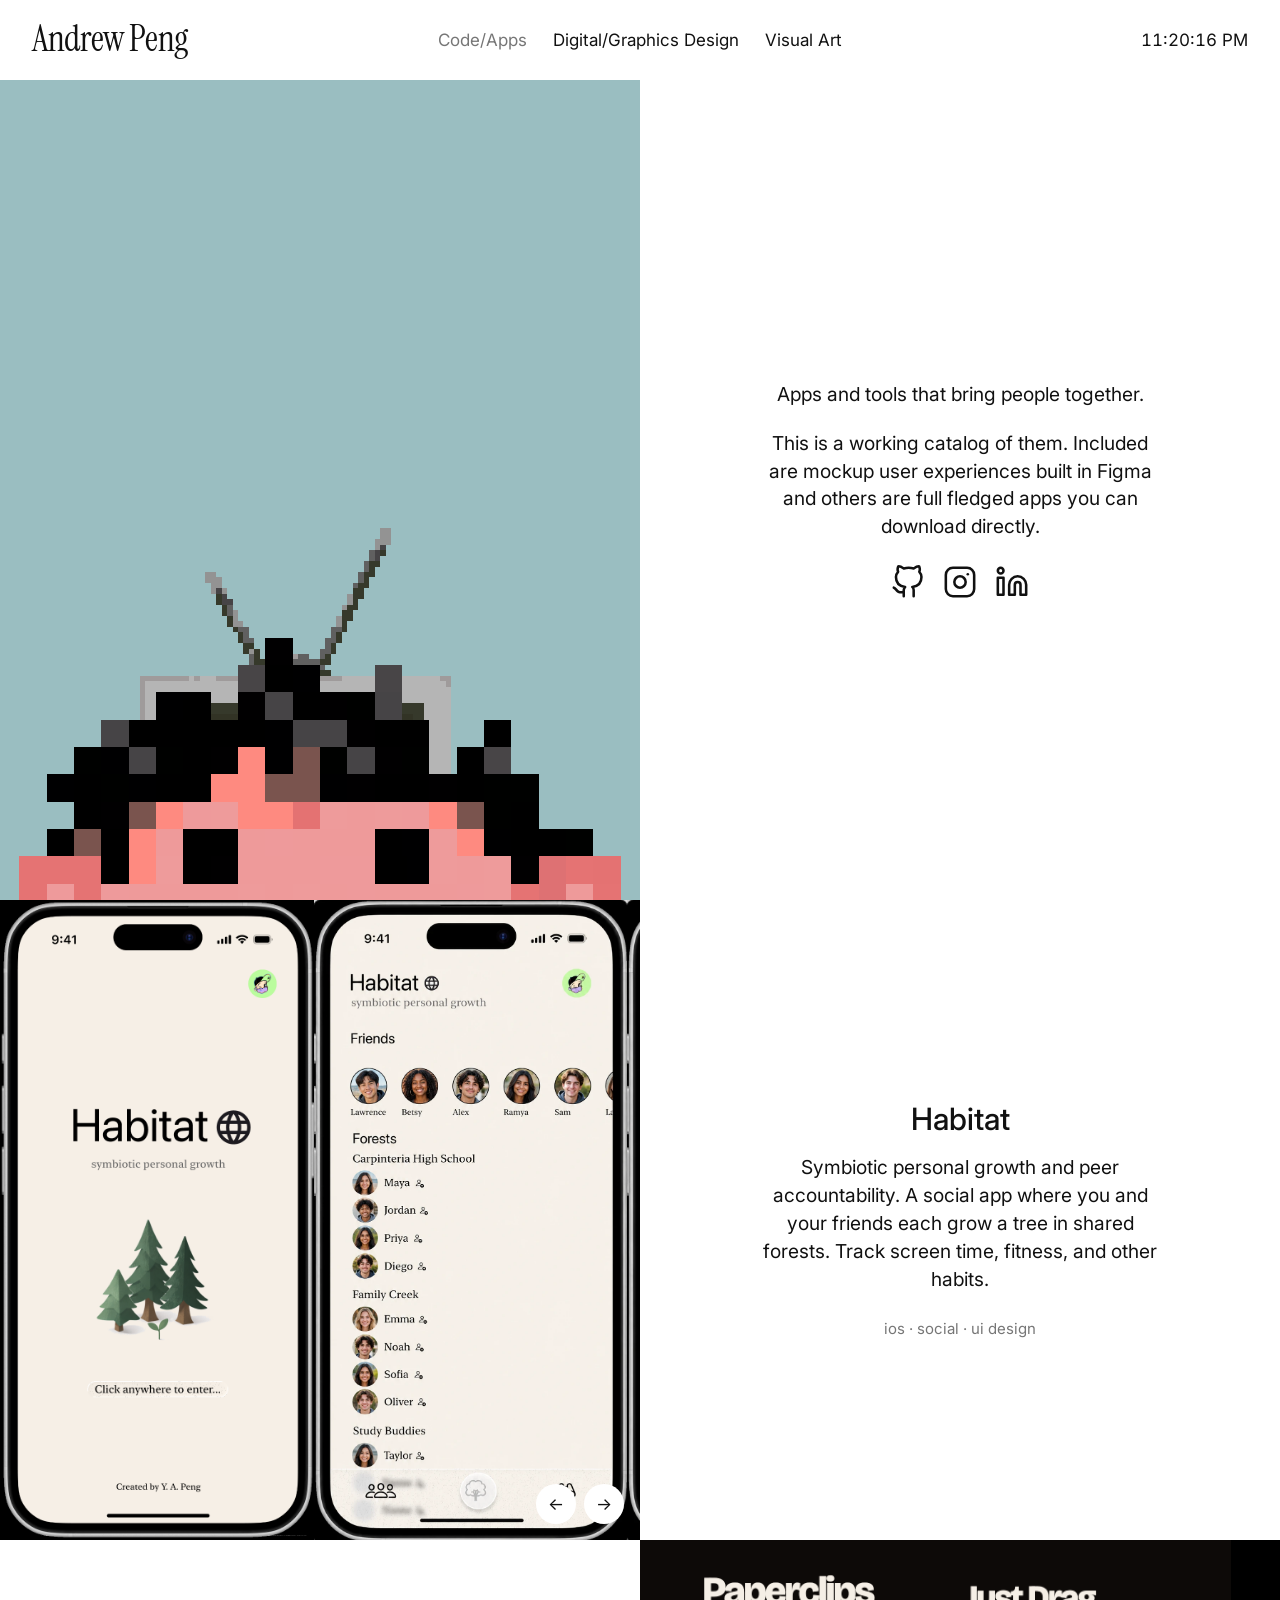
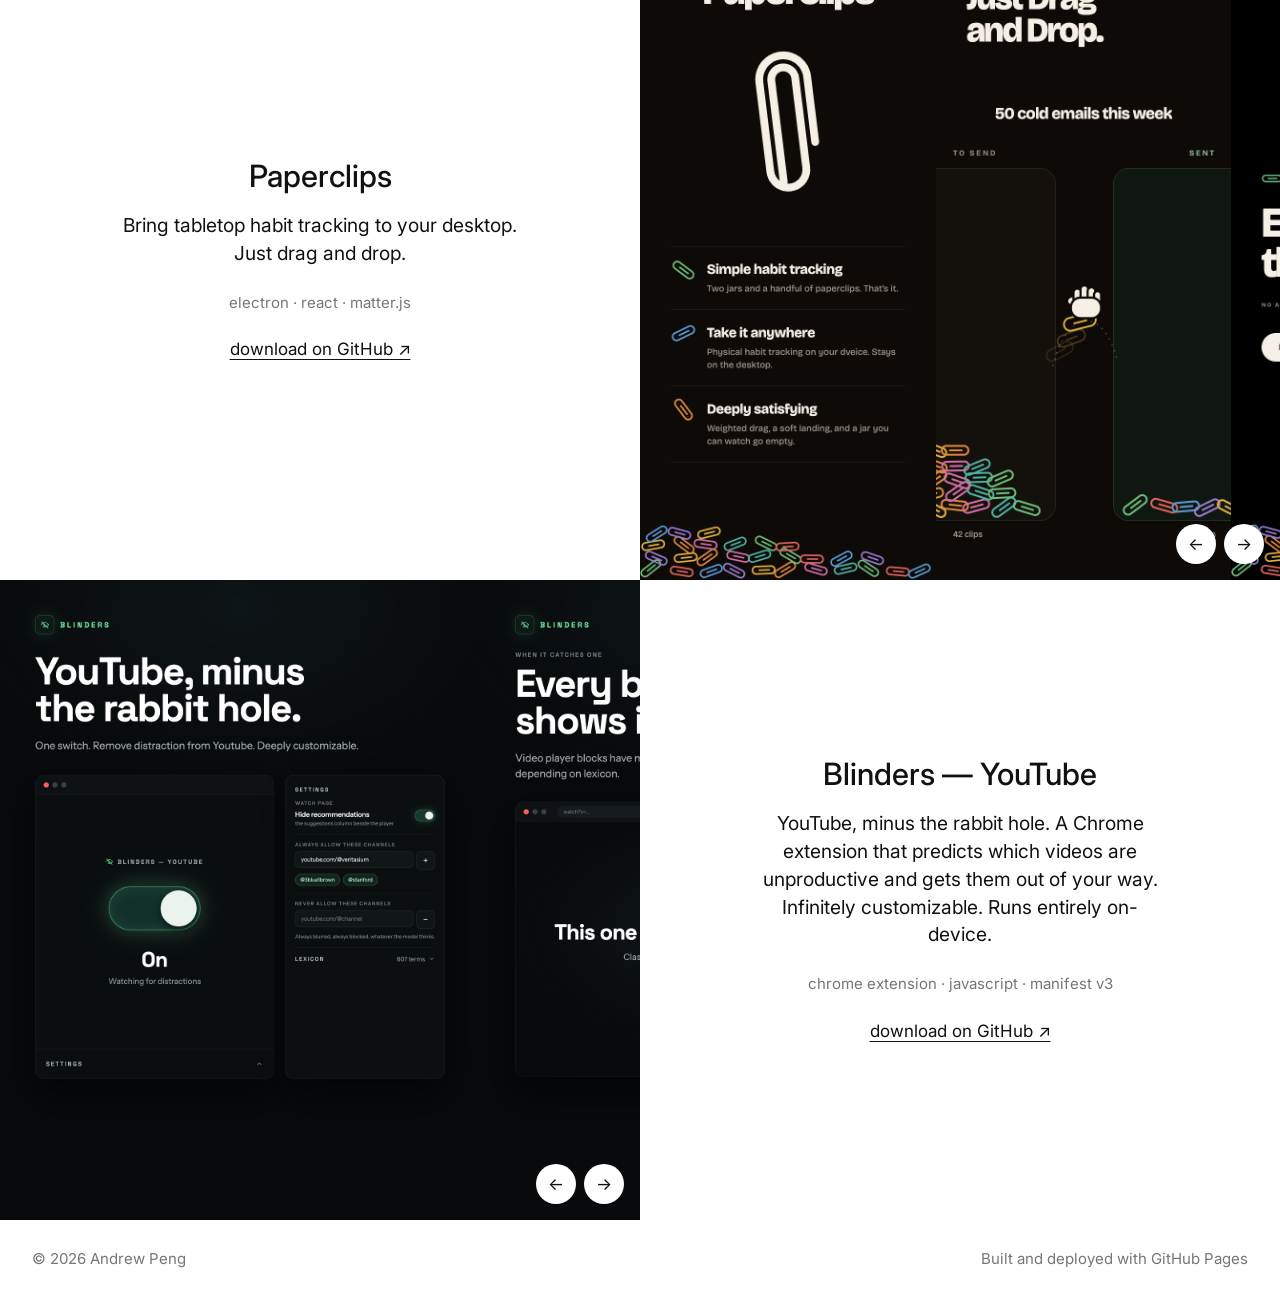
<file: index.html>
<!DOCTYPE html>
<html lang="en">
<head>
<meta charset="UTF-8">
<meta name="viewport" content="width=device-width, initial-scale=1.0">
<title>Andrew Peng — Code/Apps</title>
<meta name="description" content="A working catalog of apps and tools built by Andrew Peng.">
<link rel="preconnect" href="https://fonts.googleapis.com">
<link rel="preconnect" href="https://fonts.gstatic.com" crossorigin>
<link href="https://fonts.googleapis.com/css2?family=Instrument+Serif&family=Inter:wght@400;500&display=swap" rel="stylesheet">
<link rel="stylesheet" href="styles.css">
</head>
<body>

<header class="site-header">
  <a class="wordmark" href="./">Andrew Peng</a>
  <nav class="site-nav" aria-label="Site sections">
    <a href="./" aria-current="page">Code/Apps</a>
    <a href="design.html">Digital/Graphics Design</a>
    <a href="https://www.andrewpengart.com/selected-works">Visual Art</a>
  </nav>
  <time class="clock" aria-hidden="true"></time>
</header>

<main>
  <section class="split hero">
    <div class="panel panel-art">
      <img class="hero-gif" src="assets/totally-normal-head-10.gif" alt="Totally Normal Head #10, an animated pixel-art head on a blue background" width="1500" height="1500">
    </div>
    <div class="panel panel-text">
      <div class="prose">
        <p>Apps and tools that bring people together.</p>
        <p>This is a working catalog of them. Included are mockup user experiences built in Figma and others are full fledged apps you can download directly.</p>
      </div>
      <nav class="icons" aria-label="Elsewhere">
        <a href="https://github.com/MayorMilo" target="_blank" rel="noopener" aria-label="GitHub">
          <svg viewBox="0 0 24 24"><path d="M9 19c-5 1.5-5-2.5-7-3m14 6v-3.87a3.37 3.37 0 0 0-.94-2.61c3.14-.35 6.44-1.54 6.44-7A5.44 5.44 0 0 0 20 4.77 5.07 5.07 0 0 0 19.91 1S18.73.65 16 2.48a13.38 13.38 0 0 0-7 0C6.27.65 5.09 1 5.09 1A5.07 5.07 0 0 0 5 4.77a5.44 5.44 0 0 0-1.5 3.78c0 5.42 3.3 6.61 6.44 7A3.37 3.37 0 0 0 9 18.13V22"/></svg>
        </a>
        <a href="https://www.instagram.com/and.peng/" target="_blank" rel="noopener" aria-label="Instagram">
          <svg viewBox="0 0 24 24"><rect x="2" y="2" width="20" height="20" rx="5"/><circle cx="12" cy="12" r="4"/><path d="M17.5 6.5h.01"/></svg>
        </a>
        <a href="https://www.linkedin.com/in/yuan-andrew-peng/" target="_blank" rel="noopener" aria-label="LinkedIn">
          <svg viewBox="0 0 24 24"><path d="M16 8a6 6 0 0 1 6 6v7h-4v-7a2 2 0 0 0-4 0v7h-4v-7a6 6 0 0 1 6-6z"/><rect x="2" y="9" width="4" height="12"/><circle cx="4" cy="4" r="2"/></svg>
        </a>
      </nav>
    </div>
  </section>

  <section class="filters" aria-label="Filter projects">
    <button class="filter-btn is-active" data-filter="all" aria-pressed="true">all</button>
    <button class="filter-btn" data-filter="live" aria-pressed="false">live demo</button>
    <button class="filter-btn" data-filter="download" aria-pressed="false">download</button>
  </section>

  <section id="grid" class="projects" aria-live="polite">
    <!-- Rows are rendered here by app.js from projects.js -->
  </section>
</main>

<footer class="site-footer">
  <span>© <span class="year">2026</span> Andrew Peng</span>
  <span>Built and deployed with GitHub Pages</span>
</footer>

<script src="site.js"></script>
<script src="projects.js"></script>
<script src="app.js"></script>
</body>
</html>
</file>
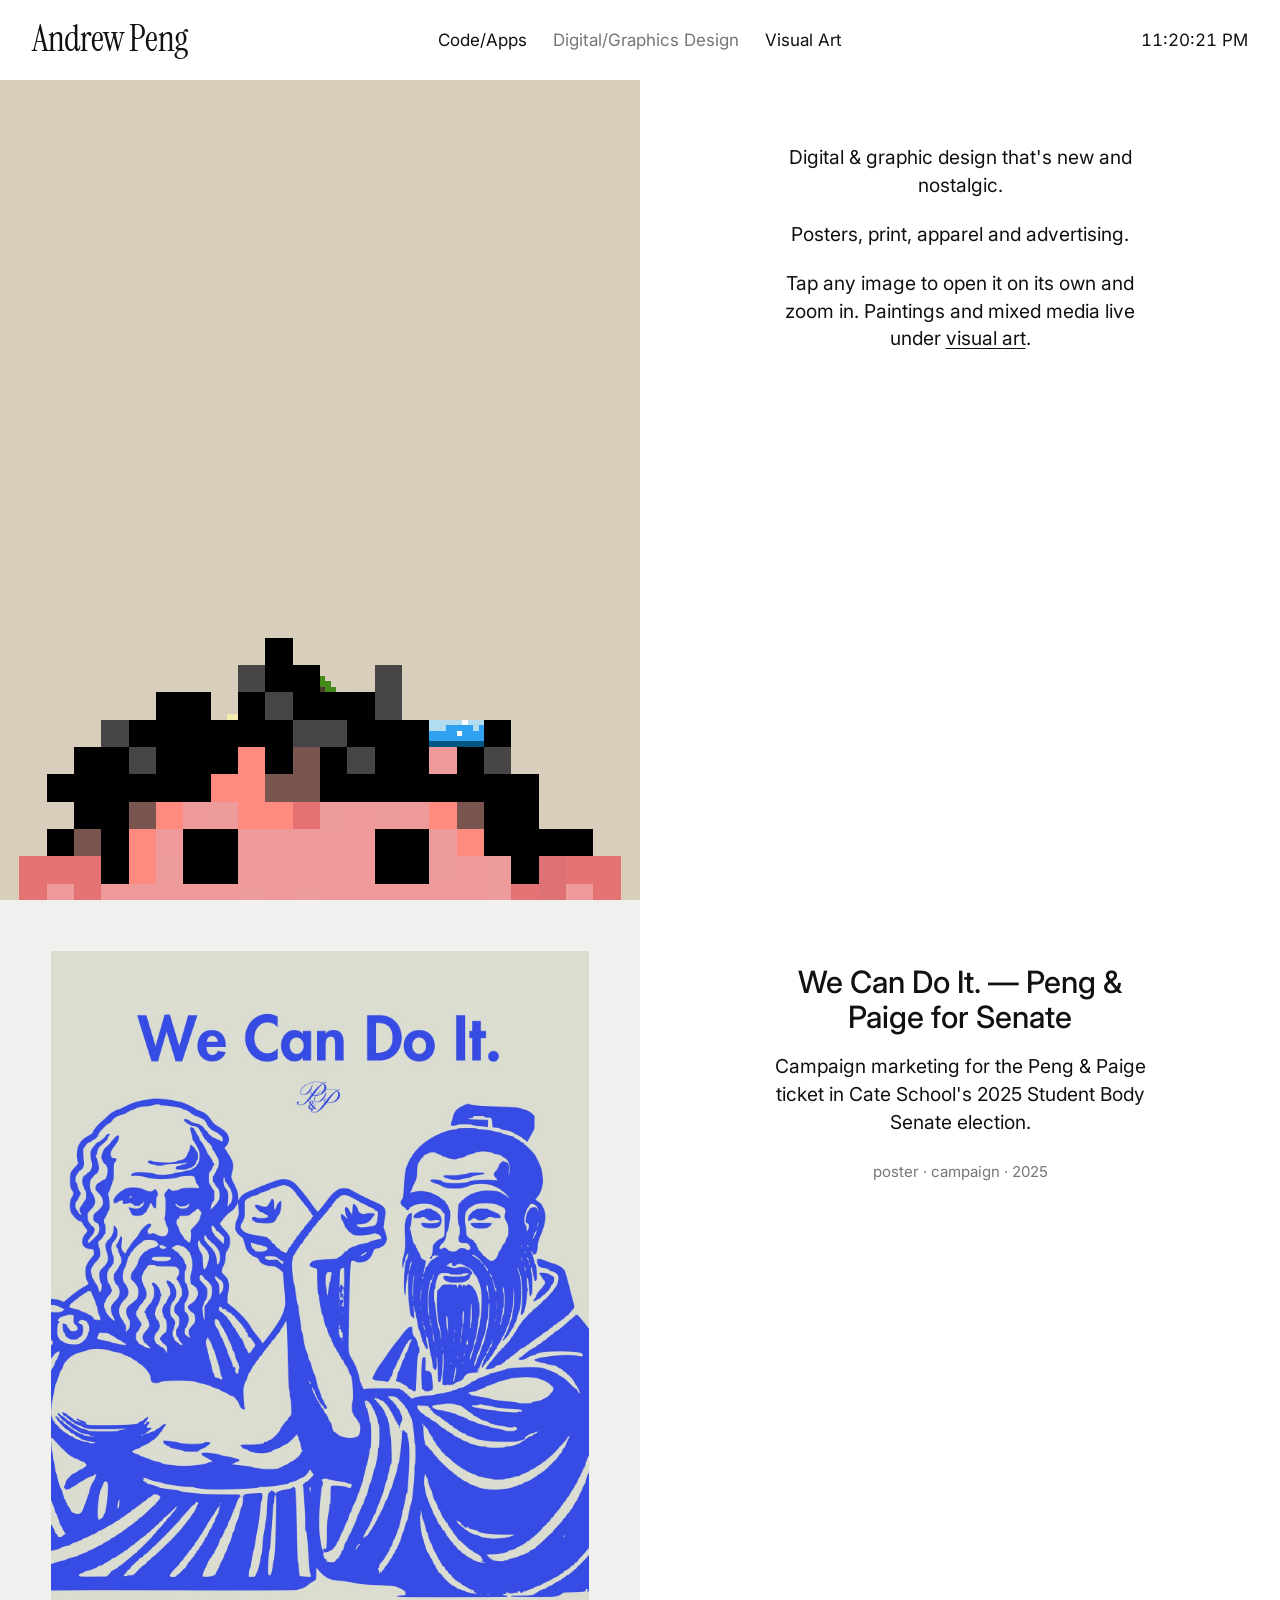
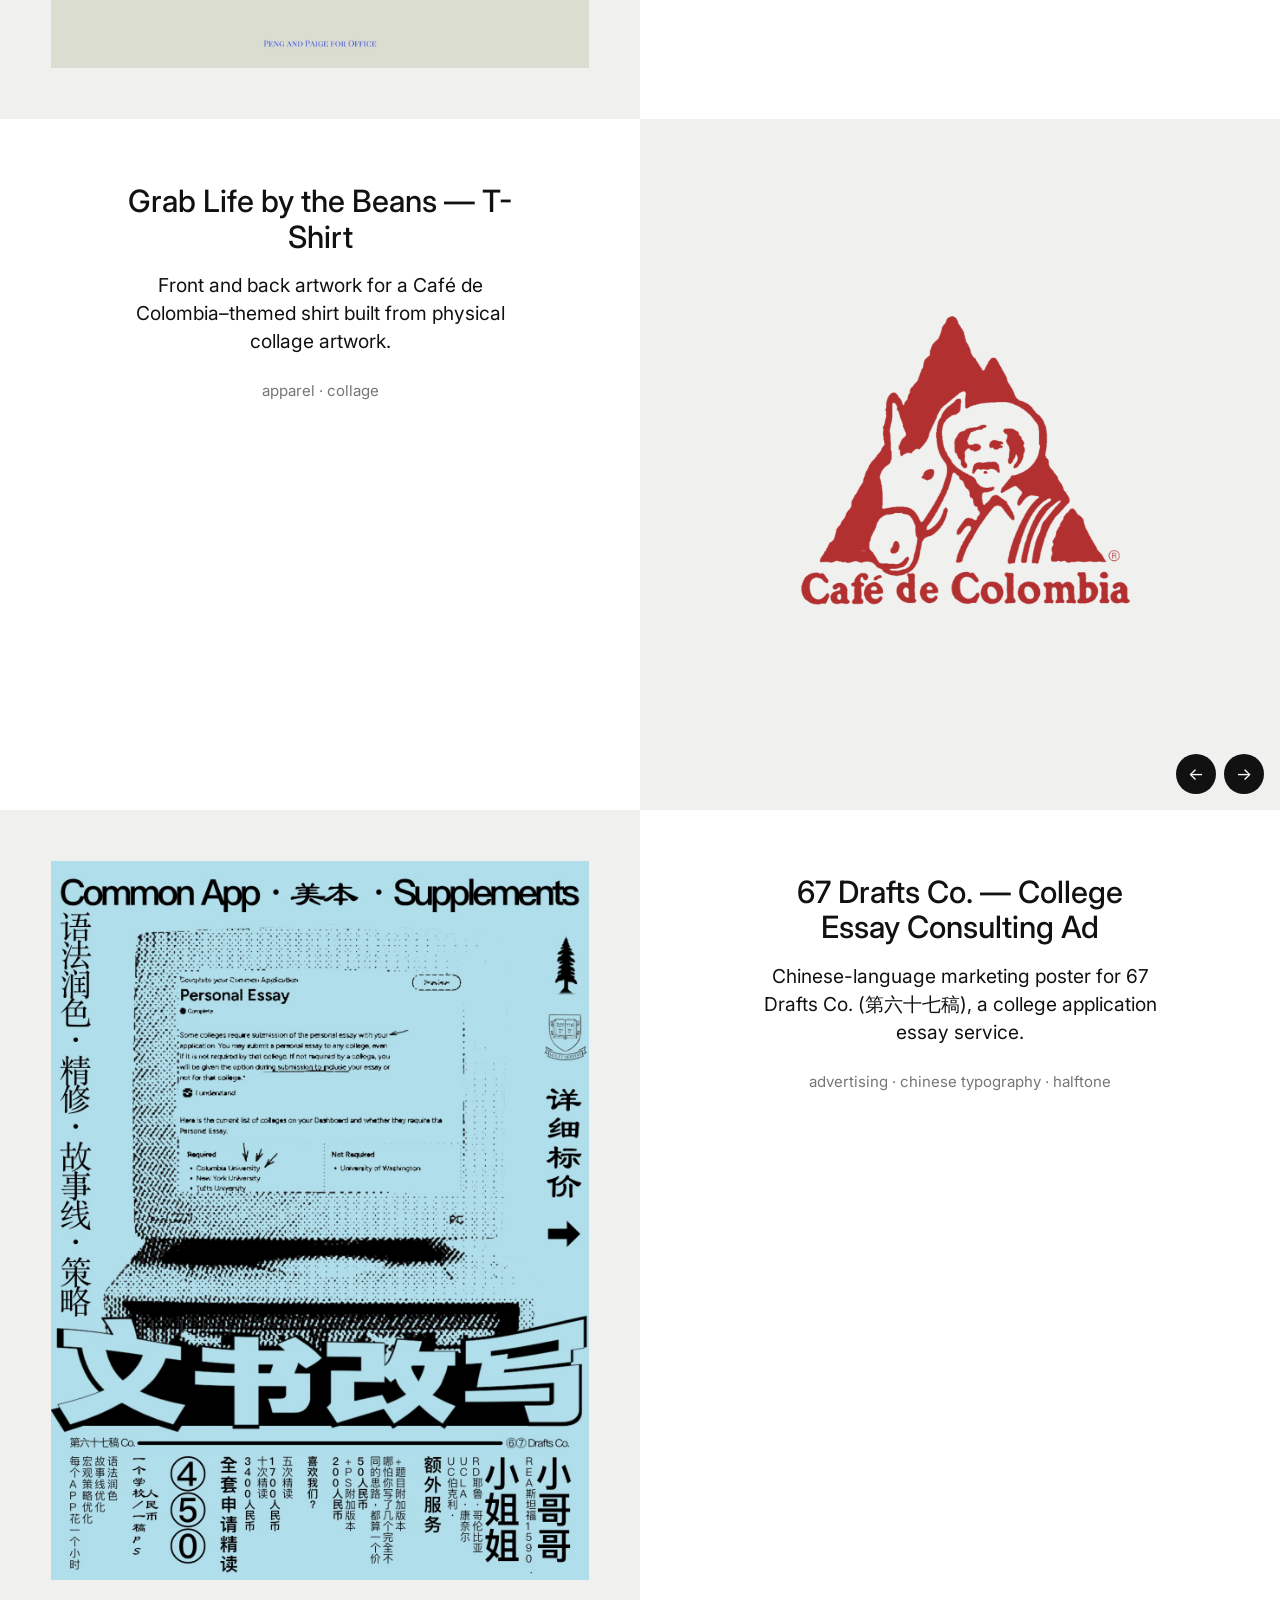
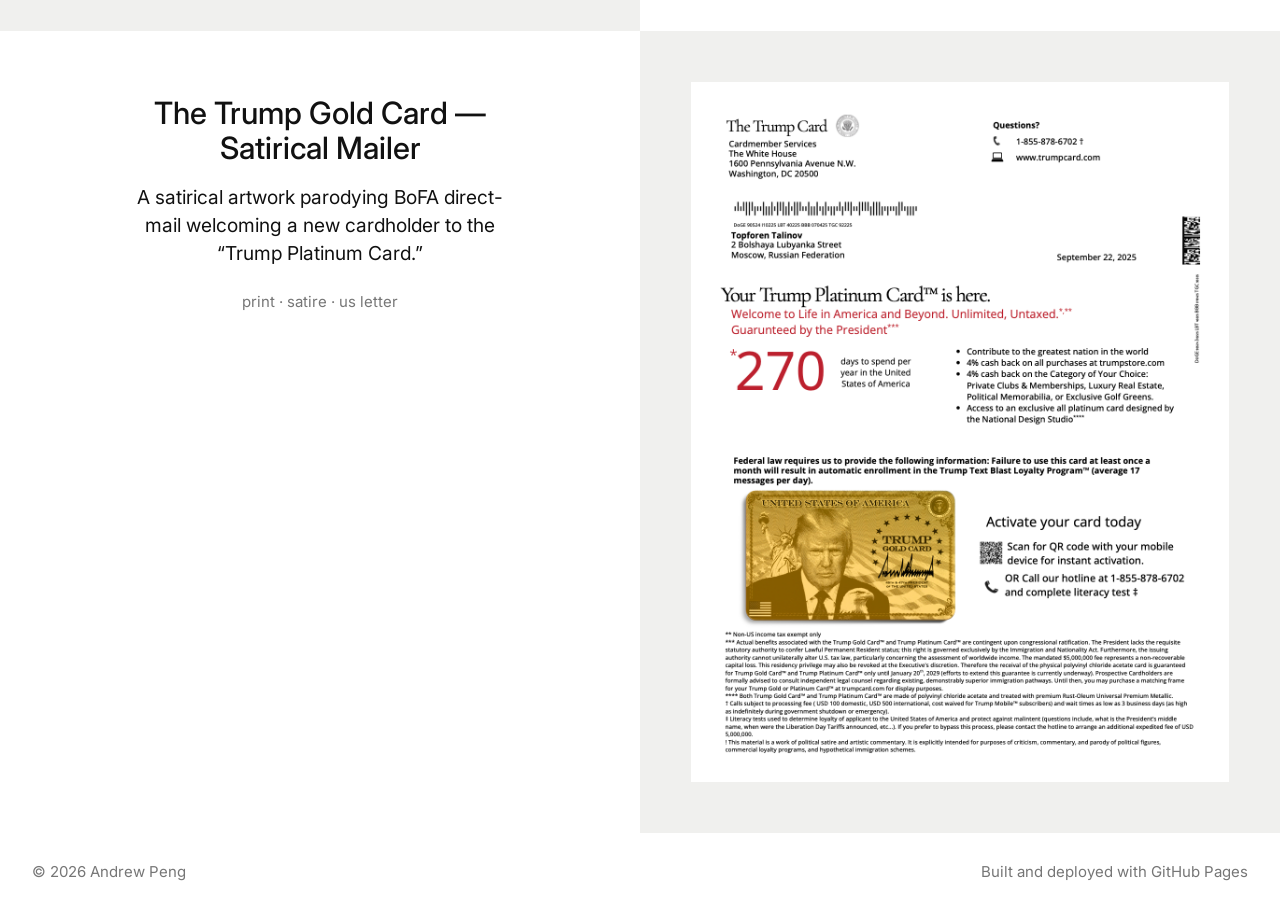
<file: design.html>
<!DOCTYPE html>
<html lang="en">
<head>
<meta charset="UTF-8">
<meta name="viewport" content="width=device-width, initial-scale=1.0">
<title>Andrew Peng — Digital/Graphics Design</title>
<meta name="description" content="Digital and graphic design work by Andrew Peng.">
<link rel="preconnect" href="https://fonts.googleapis.com">
<link rel="preconnect" href="https://fonts.gstatic.com" crossorigin>
<link href="https://fonts.googleapis.com/css2?family=Instrument+Serif&family=Inter:wght@400;500&display=swap" rel="stylesheet">
<link rel="stylesheet" href="styles.css">
</head>
<body class="page-design">

<header class="site-header">
  <a class="wordmark" href="./">Andrew Peng</a>
  <nav class="site-nav" aria-label="Site sections">
    <a href="./">Code/Apps</a>
    <a href="design.html" aria-current="page">Digital/Graphics Design</a>
    <a href="https://www.andrewpengart.com/selected-works">Visual Art</a>
  </nav>
  <time class="clock" aria-hidden="true"></time>
</header>

<main>
  <section class="split hero">
    <div class="panel panel-art">
      <img class="hero-gif" src="assets/totally-normal-head-11.gif" alt="Totally Normal Head #11, an animated pixel-art head on a beige background" width="1500" height="1500">
    </div>
    <div class="panel panel-text">
      <div class="prose">
        <p>Digital &amp; graphic design that's new and nostalgic.</p>
        <p>Posters, print, apparel and advertising.</p>
        <p>Tap any image to open it on its own and zoom in. Paintings and mixed media live under <a href="https://www.andrewpengart.com/selected-works">visual art</a>.</p>
      </div>
    </div>
  </section>

  <section id="grid" class="projects" aria-live="polite">
    <!-- Rows are rendered here by app.js from design-projects.js -->
  </section>
</main>

<footer class="site-footer">
  <span>© <span class="year">2026</span> Andrew Peng</span>
  <span>Built and deployed with GitHub Pages</span>
</footer>

<script src="site.js"></script>
<script src="design-projects.js"></script>
<script src="app.js"></script>
</body>
</html>
</file>
<file: styles.css>
/*
  Design language borrowed from BigSur (awwwards.com/sites/big-sur):
  pure white page, black ink, one grey for "current"/secondary; a serif
  wordmark (Instrument Serif); quiet navigation centered in the header with a
  live clock on the right; full-bleed 50/50 split panels with no gutters,
  borders, radii or shadows; animated pixel-art heads against photography;
  centered, airy body copy.
*/

:root {
  --paper: #FFFFFF;
  --ink: #111111;
  --muted: #767676;
  --header-h: 80px;
}

* { box-sizing: border-box; }

html { scroll-behavior: smooth; }

body {
  margin: 0;
  background: var(--paper);
  color: var(--ink);
  font-family: 'Inter', 'Helvetica Neue', Helvetica, Arial, sans-serif;
  font-size: 17px;
  line-height: 1.45;
  -webkit-font-smoothing: antialiased;
}

a { color: inherit; }

/* Header: wordmark | nav | clock */

.site-header {
  position: sticky;
  top: 0;
  z-index: 10;
  min-height: 80px;
  display: grid;
  grid-template-columns: 1fr auto 1fr;
  align-items: center;
  gap: 24px;
  padding: 16px 32px;
  background: var(--paper);
}

.wordmark {
  font-family: 'Instrument Serif', Georgia, 'Times New Roman', serif;
  font-size: clamp(28px, 2.8vw, 36px);
  font-weight: 400;
  line-height: 1;
  letter-spacing: -0.01em;
  white-space: nowrap;
  text-decoration: none;
  justify-self: start;
}

.site-nav {
  display: flex;
  flex-wrap: wrap;
  justify-content: center;
  gap: 8px 26px;
}

.site-nav a {
  text-decoration: none;
  transition: color 0.15s ease;
}

.site-nav a:hover,
.site-nav a[aria-current="page"] { color: var(--muted); }

.clock {
  justify-self: end;
  font-variant-numeric: tabular-nums;
  white-space: nowrap;
}

/* Split panels */

.split {
  display: grid;
  grid-template-columns: 1fr 1fr;
}

.panel-art,
.panel-media {
  aspect-ratio: 1 / 1;
  max-height: calc(100svh - var(--header-h));
  width: 100%;
  overflow: hidden;
}

/* Hero: exactly one screen tall below the header, so the GIF fills the view
   and the next section never peeks in. */

.hero { height: calc(100svh - var(--header-h)); min-height: 420px; }

.hero .panel-art {
  aspect-ratio: auto;
  max-height: none;
  height: 100%;
}

/* Hero art: an animated pixel-art GIF filling its half edge to edge. */

.hero-gif {
  width: 100%;
  height: 100%;
  object-fit: cover;
  display: block;
  image-rendering: pixelated;
}

.media-link {
  display: block;
  height: 100%;
  cursor: zoom-in;
}

.panel-media img {
  width: 100%;
  height: 100%;
  object-fit: cover;
  display: block;
}

.panel-media.placeholder {
  background: var(--ink);
  color: var(--paper);
  display: grid;
  place-items: center;
  padding: 32px;
}

.panel-media.placeholder span {
  font-family: 'Instrument Serif', Georgia, 'Times New Roman', serif;
  font-size: clamp(40px, 6vw, 96px);
  line-height: 1;
  text-align: center;
}

.panel-text {
  display: flex;
  flex-direction: column;
  align-items: center;
  justify-content: center;
  gap: 24px;
  padding: 64px 48px;
  text-align: center;
}

.panel-inner {
  display: flex;
  flex-direction: column;
  align-items: center;
  gap: 24px;
}

.prose { max-width: 36ch; }

.prose p {
  font-size: clamp(17px, 1.5vw, 21px);
  margin: 0 0 1.1em;
}

.prose p:last-child { margin-bottom: 0; }

.prose a { text-underline-offset: 3px; }
.prose a:hover { color: var(--muted); }

/* Social icons (outline, like BigSur's about page) */

.icons { display: flex; gap: 18px; }

.icons a { display: block; transition: color 0.15s ease; }
.icons a:hover { color: var(--muted); }

.icons svg {
  width: 34px;
  height: 34px;
  display: block;
  fill: none;
  stroke: currentColor;
  stroke-width: 1.8;
  stroke-linecap: round;
  stroke-linejoin: round;
}

/* Filters */

.filters {
  display: flex;
  justify-content: center;
  gap: 28px;
  padding: 40px 16px;
}

.filter-btn {
  font: inherit;
  background: none;
  border: 0;
  padding: 4px 0;
  color: var(--ink);
  cursor: pointer;
  transition: color 0.15s ease;
}

.filter-btn:hover,
.filter-btn.is-active { color: var(--muted); }

/* Projects: alternating split rows */

.project:nth-child(even) .panel-media { order: 2; }

.project-title {
  font-weight: 500;
  font-size: clamp(24px, 2.4vw, 34px);
  line-height: 1.15;
  margin: 0 0 0.6em;
}

.project-tags {
  margin: 0;
  color: var(--muted);
  font-size: 15px;
  text-transform: lowercase;
}

.project-links {
  display: flex;
  flex-wrap: wrap;
  justify-content: center;
  gap: 8px 24px;
}

.project-links a {
  text-underline-offset: 4px;
  transition: color 0.15s ease;
}

.project-links a:hover { color: var(--muted); }

.empty-state {
  text-align: center;
  color: var(--muted);
  padding: 64px 16px;
  margin: 0;
}

/* Footer */

.site-footer {
  display: flex;
  justify-content: space-between;
  flex-wrap: wrap;
  gap: 8px 24px;
  padding: 28px 32px 36px;
  color: var(--muted);
  font-size: 15px;
}

/* Motion + accessibility */

@media (prefers-reduced-motion: reduce) {
  html { scroll-behavior: auto; }
}

a:focus-visible, button:focus-visible {
  outline: 2px solid var(--ink);
  outline-offset: 3px;
}

/* Narrow screens: nav drops to its own row, panels stack */

@media (max-width: 900px) {
  .site-header {
    grid-template-columns: 1fr auto;
    row-gap: 14px;
  }
  .site-nav {
    grid-row: 2;
    grid-column: 1 / -1;
  }
}

@media (max-width: 700px) {
  .site-header { padding: 16px; }
  .site-nav { gap: 6px 14px; font-size: 15px; }
  .clock { font-size: 15px; }

  .split { grid-template-columns: 1fr; }
  .project:nth-child(even) .panel-media { order: 0; }
  .panel-art, .panel-media { max-height: none; }
  .hero { height: auto; min-height: 0; }
  .hero .panel-art { aspect-ratio: 1 / 1; height: auto; }
  .panel-text { padding: 48px 24px 64px; }
  .page-design .panel-inner { position: static; }

  .site-footer { padding: 24px 16px 32px; }
}

/* Screenshot strip: several images side by side, swipe or step with arrows */

.gallery {
  position: relative;
  background: #0b0b0b;
}

.strip {
  display: flex;
  height: 100%;
  overflow-x: auto;
  scroll-snap-type: x mandatory;
  scrollbar-width: none;
}

.strip::-webkit-scrollbar { display: none; }

.strip .media-link {
  flex: none;
  height: 100%;
  scroll-snap-align: start;
}

.panel-media .strip img {
  width: auto;
  height: 100%;
  object-fit: contain;
}

.strip-nav {
  position: absolute;
  right: 16px;
  bottom: 16px;
  display: flex;
  gap: 8px;
}

.strip-btn {
  font: inherit;
  width: 40px;
  height: 40px;
  border: 0;
  border-radius: 50%;
  background: var(--paper);
  color: var(--ink);
  cursor: pointer;
  transition: opacity 0.15s ease;
}

.strip-btn:hover { opacity: 0.75; }

.filters[hidden], .filter-btn[hidden] { display: none; }

/*
  Design page: pieces are shown whole, never cropped. Each sits at its natural
  height on a gallery-grey mount, so tall posters extend down the page and you
  scroll the page to see all of them; the description stays pinned alongside.
  Multi-image pieces (front/back) scroll sideways in a strip.
*/

.page-design .panel-media {
  aspect-ratio: auto;
  max-height: none;
  background: #F0F0EE;
  padding: clamp(24px, 4vw, 64px);
}

.page-design .panel-media .media-link { height: auto; }

.page-design .panel-media img,
.page-design .panel-media .strip img {
  width: 100%;
  height: auto;
  object-fit: initial;
}

.page-design .strip {
  height: auto;
  align-items: flex-start;
  gap: clamp(24px, 4vw, 64px);
}

.page-design .strip .media-link { width: 100%; }

.page-design .strip-btn {
  background: var(--ink);
  color: var(--paper);
}

.page-design .panel-text { justify-content: flex-start; }

.page-design .panel-inner {
  position: sticky;
  top: calc(var(--header-h) + 64px);
}
</file>
